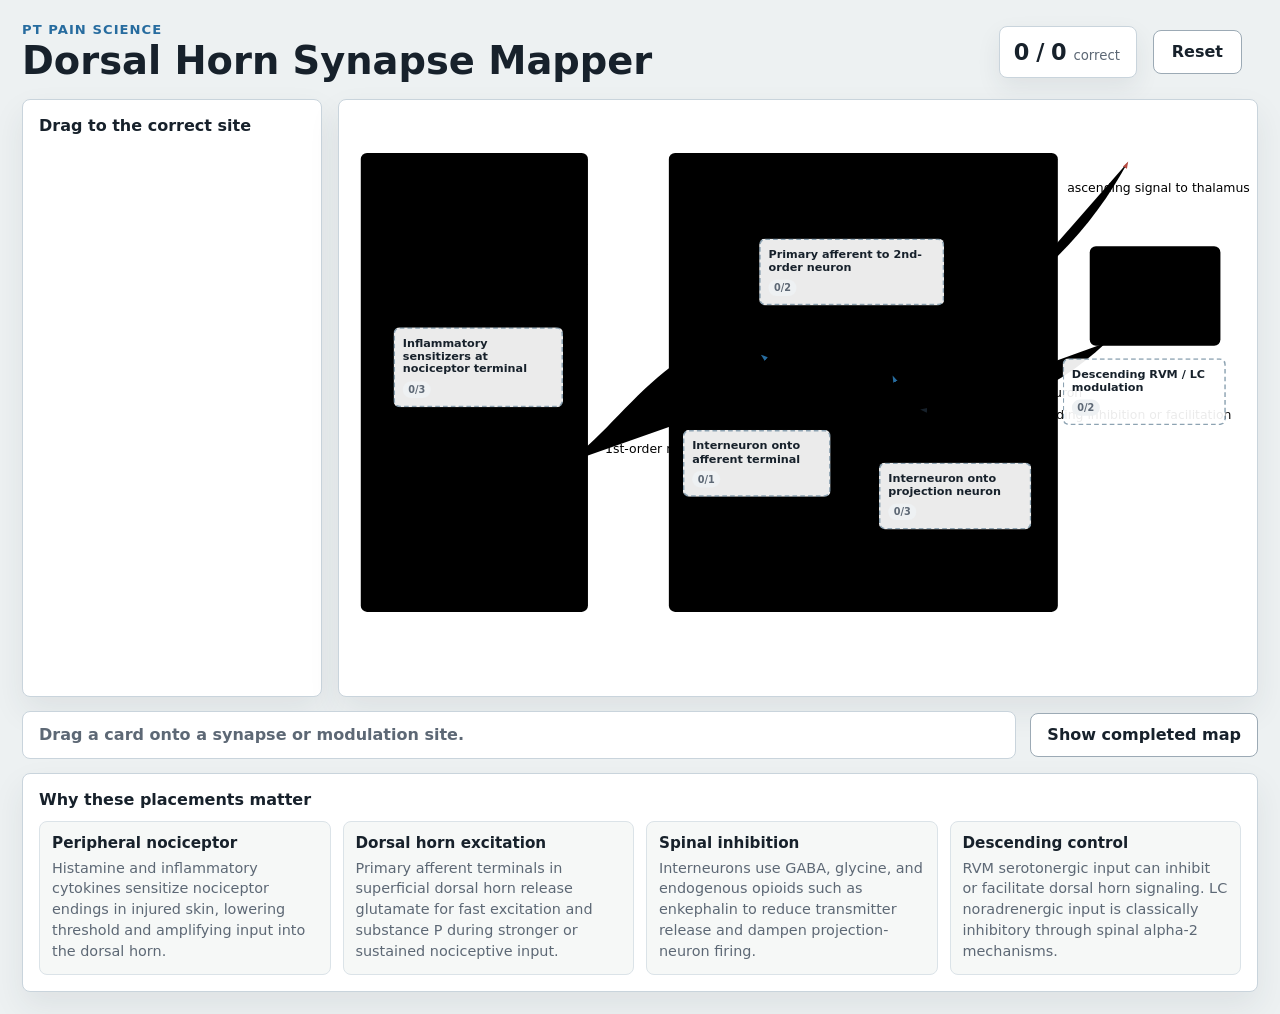
<file: index2.html>
<!doctype html>
<html lang="en">
  <head>
    <meta charset="UTF-8" />
    <meta name="viewport" content="width=device-width, initial-scale=1.0" />
    <title>Dorsal Horn Pain Modulation Drag Game</title>
    <link rel="stylesheet" href="styles.css" />
  </head>
  <body>
    <main class="app-shell">
      <section class="topbar" aria-label="Game controls">
        <div>
          <p class="kicker">PT pain science</p>
          <h1>Dorsal Horn Synapse Mapper</h1>
        </div>
        <div class="score-card" aria-live="polite">
          <span id="score">0</span>
          <span>/</span>
          <span id="total">0</span>
          <small>correct</small>
        </div>
        <button id="resetBtn" class="reset-btn" type="button">Reset</button>
      </section>

      <section class="workspace" aria-label="Drag neurotransmitters into spinal pain pathway targets">
        <aside class="tray" aria-label="Draggable neurotransmitters and mediators">
          <h2>Drag to the correct site</h2>
          <div id="tokenTray" class="token-tray"></div>
        </aside>

        <section class="diagram-panel" aria-label="Clean anatomical diagram of nociceptive input and dorsal horn modulation">
          <svg class="diagram" viewBox="0 0 1180 760" role="img" aria-labelledby="diagramTitle diagramDesc">
            <title id="diagramTitle">Nociceptor, dorsal horn, projection neuron, interneuron, and descending modulation</title>
            <desc id="diagramDesc">
              Skin nociceptor enters the spinal dorsal horn as a first-order neuron, synapses onto a second-order projection neuron, and is modulated by inhibitory interneurons plus descending RVM and LC input.
            </desc>

            <defs>
              <marker id="arrow" markerWidth="10" markerHeight="10" refX="8" refY="3" orient="auto">
                <path d="M0,0 L0,6 L9,3 z" fill="currentColor"></path>
              </marker>
              <marker id="arrowRed" markerWidth="10" markerHeight="10" refX="8" refY="3" orient="auto">
                <path d="M0,0 L0,6 L9,3 z" fill="#b64a40"></path>
              </marker>
              <marker id="arrowBlue" markerWidth="10" markerHeight="10" refX="8" refY="3" orient="auto">
                <path d="M0,0 L0,6 L9,3 z" fill="#276c9f"></path>
              </marker>
            </defs>

            <rect x="28" y="68" width="292" height="590" rx="8" class="skin-region"></rect>
            <text x="58" y="110" class="region-label">Skin / Peripheral Nociceptor</text>
            <path d="M28 210 C86 188, 132 234, 194 206 S286 186, 320 212" class="skin-surface"></path>
            <path d="M62 490 C112 404, 156 382, 212 332 C252 296, 255 254, 226 222" class="axon peripheral"></path>
            <circle cx="226" cy="222" r="12" class="receptor"></circle>
            <path d="M213 230 l-31 18 M217 235 l-22 30 M233 230 l28 18 M236 236 l18 32" class="free-ending"></path>
            <text x="72" y="536" class="small-label">Free nerve ending</text>

            <rect x="424" y="68" width="500" height="590" rx="8" class="cord-region"></rect>
            <text x="456" y="110" class="region-label">Spinal Cord: Dorsal Horn</text>
            <path d="M466 642 C520 492, 516 280, 470 118" class="lamina-line"></path>
            <text x="494" y="166" class="small-label">Lamina I</text>
            <text x="494" y="252" class="small-label">Lamina II</text>
            <text x="494" y="342" class="small-label">Lamina V / WDR</text>

            <path d="M226 490 C330 490, 384 324, 512 305 C584 295, 632 308, 680 330" class="axon primary"></path>
            <circle cx="512" cy="305" r="10" class="node-dot primary-dot"></circle>
            <text x="342" y="454" class="neuron-label">1st-order nociceptive afferent</text>
            <text x="554" y="284" class="small-label">central terminal</text>

            <path d="M700 332 C760 312, 827 314, 858 258 C886 208, 860 158, 812 144" class="axon projection"></path>
            <circle cx="708" cy="330" r="28" class="soma projection-soma"></circle>
            <text x="730" y="382" class="neuron-label">2nd-order projection neuron</text>
            <path d="M858 258 C936 198, 980 142, 1014 80" class="arrow-line ascend" marker-end="url(#arrowRed)"></path>
            <text x="936" y="118" class="path-label">ascending signal to thalamus</text>

            <circle cx="642" cy="505" r="26" class="soma interneuron-soma"></circle>
            <path d="M642 482 C635 428, 610 382, 543 328" class="axon inhibitory" marker-end="url(#arrowBlue)"></path>
            <path d="M666 490 C714 448, 730 395, 712 355" class="axon inhibitory" marker-end="url(#arrowBlue)"></path>
            <text x="565" y="558" class="neuron-label">inhibitory interneuron</text>

            <rect x="965" y="188" width="168" height="128" rx="8" class="brain-box"></rect>
            <text x="1002" y="230" class="region-label compact">Brainstem</text>
            <text x="1004" y="263" class="small-label">RVM</text>
            <text x="1004" y="292" class="small-label">LC</text>
            <path d="M986 312 C918 375, 842 410, 748 398" class="arrow-line descend" marker-end="url(#arrow)"></path>
            <text x="865" y="410" class="path-label">descending inhibition or facilitation</text>

            <g class="drop-layer">
              <foreignObject x="70" y="292" width="218" height="112">
                <div class="drop-zone" data-zone="skin" xmlns="http://www.w3.org/1999/xhtml">
                  <strong>Inflammatory sensitizers at nociceptor terminal</strong>
                  <span class="slot-count">0/3</span>
                </div>
              </foreignObject>
              <foreignObject x="540" y="178" width="238" height="116">
                <div class="drop-zone" data-zone="primarySynapse" xmlns="http://www.w3.org/1999/xhtml">
                  <strong>Primary afferent to 2nd-order neuron</strong>
                  <span class="slot-count">0/2</span>
                </div>
              </foreignObject>
              <foreignObject x="442" y="424" width="190" height="112">
                <div class="drop-zone" data-zone="presynapticInhibition" xmlns="http://www.w3.org/1999/xhtml">
                  <strong>Interneuron onto afferent terminal</strong>
                  <span class="slot-count">0/1</span>
                </div>
              </foreignObject>
              <foreignObject x="694" y="466" width="196" height="128">
                <div class="drop-zone" data-zone="postsynapticInhibition" xmlns="http://www.w3.org/1999/xhtml">
                  <strong>Interneuron onto projection neuron</strong>
                  <span class="slot-count">0/3</span>
                </div>
              </foreignObject>
              <foreignObject x="930" y="332" width="210" height="150">
                <div class="drop-zone" data-zone="descending" xmlns="http://www.w3.org/1999/xhtml">
                  <strong>Descending RVM / LC modulation</strong>
                  <span class="slot-count">0/2</span>
                </div>
              </foreignObject>
            </g>
          </svg>
        </section>
      </section>

      <section class="feedback-row" aria-live="polite">
        <div id="feedback" class="feedback">Drag a card onto a synapse or modulation site.</div>
        <button id="reviewBtn" class="review-btn" type="button">Show completed map</button>
      </section>

      <section id="explainPanel" class="explain-panel" aria-label="Learning notes">
        <h2>Why these placements matter</h2>
        <div class="note-grid">
          <article>
            <h3>Peripheral nociceptor</h3>
            <p>Histamine and inflammatory cytokines sensitize nociceptor endings in injured skin, lowering threshold and amplifying input into the dorsal horn.</p>
          </article>
          <article>
            <h3>Dorsal horn excitation</h3>
            <p>Primary afferent terminals in superficial dorsal horn release glutamate for fast excitation and substance P during stronger or sustained nociceptive input.</p>
          </article>
          <article>
            <h3>Spinal inhibition</h3>
            <p>Interneurons use GABA, glycine, and endogenous opioids such as enkephalin to reduce transmitter release and dampen projection-neuron firing.</p>
          </article>
          <article>
            <h3>Descending control</h3>
            <p>RVM serotonergic input can inhibit or facilitate dorsal horn signaling. LC noradrenergic input is classically inhibitory through spinal alpha-2 mechanisms.</p>
          </article>
        </div>
      </section>
    </main>

    <script src="script.js"></script>
  </body>
</html>
</file>
<file: styles.css>
:root {
  color-scheme: light;
  --ink: #17212b;
  --muted: #5d6875;
  --surface: #f6f8f7;
  --panel: #ffffff;
  --line: #c9d4dc;
  --blue: #276c9f;
  --blue-soft: #d9edf8;
  --red: #b64a40;
  --red-soft: #f7d9d4;
  --green: #2f7752;
  --green-soft: #dff0e8;
  --gold: #936a16;
  --gold-soft: #f5e8c6;
  --violet: #5a4f91;
  --violet-soft: #e5e1f4;
  font-family: Inter, ui-sans-serif, system-ui, -apple-system, BlinkMacSystemFont, "Segoe UI", sans-serif;
}

* {
  box-sizing: border-box;
}

body {
  margin: 0;
  background: #edf1f2;
  color: var(--ink);
}

button {
  font: inherit;
}

.app-shell {
  min-height: 100vh;
  padding: 22px;
}

.topbar,
.feedback-row,
.workspace,
.explain-panel {
  max-width: 1420px;
  margin: 0 auto;
}

.topbar {
  display: grid;
  grid-template-columns: 1fr auto auto auto;
  align-items: center;
  gap: 16px;
  padding-bottom: 18px;
}

.kicker {
  margin: 0 0 4px;
  color: var(--blue);
  font-size: 0.82rem;
  font-weight: 750;
  letter-spacing: 0.08em;
  text-transform: uppercase;
}

h1,
h2,
h3,
p {
  margin-top: 0;
}

h1 {
  margin-bottom: 0;
  font-size: clamp(1.7rem, 3vw, 2.7rem);
  line-height: 1.05;
}

.score-card {
  display: grid;
  grid-auto-flow: column;
  align-items: baseline;
  gap: 5px;
  min-width: 138px;
  padding: 12px 14px;
  border: 1px solid var(--line);
  border-radius: 8px;
  background: var(--panel);
  box-shadow: 0 10px 24px rgba(40, 55, 70, 0.08);
}

.score-card span {
  font-size: 1.4rem;
  font-weight: 800;
}

.score-card small {
  color: var(--muted);
}

.reset-btn,
.review-btn,
.edit-btn,
.editor-actions button {
  min-height: 44px;
  border: 1px solid #9caab5;
  border-radius: 8px;
  background: #fff;
  color: var(--ink);
  font-weight: 750;
  cursor: pointer;
}

.reset-btn {
  padding: 0 18px;
}

.review-btn {
  padding: 0 16px;
}

.reset-btn:hover,
.review-btn:hover,
.edit-btn:hover,
.editor-actions button:hover {
  background: #eef5f8;
}

.edit-btn[aria-pressed="true"] {
  border-color: var(--blue);
  background: var(--blue-soft);
  color: #164b72;
}

.workspace {
  display: grid;
  grid-template-columns: minmax(240px, 300px) 1fr;
  gap: 16px;
  align-items: stretch;
}

.tray,
.diagram-panel,
.explain-panel {
  border: 1px solid var(--line);
  border-radius: 8px;
  background: var(--panel);
  box-shadow: 0 14px 32px rgba(40, 55, 70, 0.08);
}

.tray {
  padding: 16px;
}

.tray h2,
.explain-panel h2 {
  margin-bottom: 12px;
  font-size: 1rem;
}

.token-tray {
  display: grid;
  gap: 10px;
}

.token {
  min-height: 46px;
  padding: 10px 12px;
  border: 1px solid #aebbc4;
  border-left: 7px solid var(--blue);
  border-radius: 8px;
  background: #fff;
  color: var(--ink);
  cursor: grab;
  font-weight: 750;
  text-align: left;
  box-shadow: 0 6px 14px rgba(40, 55, 70, 0.08);
  transition: transform 0.16s ease, box-shadow 0.16s ease, opacity 0.16s ease;
}

.token:active {
  cursor: grabbing;
}

.token:hover,
.token:focus-visible {
  transform: translateY(-1px);
  box-shadow: 0 10px 20px rgba(40, 55, 70, 0.12);
  outline: 3px solid rgba(39, 108, 159, 0.18);
}

.token[data-kind="peripheral"] {
  border-left-color: var(--gold);
}

.token[data-kind="excitatory"] {
  border-left-color: var(--red);
}

.token[data-kind="inhibitory"] {
  border-left-color: var(--blue);
}

.token[data-kind="descending"] {
  border-left-color: var(--violet);
}

.token.placed {
  opacity: 0.45;
  cursor: default;
}

.diagram-panel {
  min-width: 0;
  overflow: auto;
}

.diagram-map {
  position: relative;
  width: min(100%, 1260px);
  min-width: 880px;
  margin: 0 auto;
  aspect-ratio: 1600 / 1040;
  background: #fff;
}

.gate-image,
.path-overlay {
  position: absolute;
  inset: 0;
  width: 100%;
  height: 100%;
}

.gate-image {
  object-fit: contain;
}

.path-overlay {
  pointer-events: none;
}

.overlay-arrow {
  fill: none;
  stroke-linecap: round;
  stroke-linejoin: round;
  stroke-width: 14;
  filter: drop-shadow(0 4px 4px rgba(0, 0, 0, 0.22));
}

.als-arrow {
  stroke: #c8244f;
}

#alsArrow path {
  fill: #c8244f;
}

.desc-arrow {
  stroke: #226caa;
  stroke-dasharray: 22 16;
}

#descArrow path {
  fill: #226caa;
}

.overlay-label {
  position: absolute;
  z-index: 2;
  display: grid;
  gap: 2px;
  max-width: 260px;
  padding: 8px 10px;
  border: 1px solid rgba(23, 33, 43, 0.22);
  border-radius: 8px;
  background: rgba(255, 255, 255, 0.86);
  box-shadow: 0 8px 18px rgba(40, 55, 70, 0.16);
  font-size: 0.82rem;
  line-height: 1.2;
}

.overlay-label strong {
  font-size: 0.94rem;
}

.als-label {
  right: 3.5%;
  bottom: 18%;
  border-color: rgba(200, 36, 79, 0.42);
}

.descending-label {
  right: 5%;
  top: 14%;
  border-color: rgba(34, 108, 170, 0.42);
}

.drop-zone {
  position: absolute;
  z-index: 3;
  width: 100%;
  display: grid;
  grid-template-rows: auto 1fr;
  align-content: start;
  gap: 8px;
  padding: 10px;
  border: 2px dashed #8da3b2;
  border-radius: 8px;
  background: rgba(255, 255, 255, 0.92);
  color: var(--ink);
  font-size: 0.9rem;
  touch-action: none;
}

.diagram-map.editing .drop-zone {
  border-color: var(--blue);
  border-style: solid;
  box-shadow: 0 0 0 3px rgba(39, 108, 159, 0.16), 0 10px 24px rgba(40, 55, 70, 0.18);
  cursor: move;
}

.diagram-map.editing .drop-zone::before {
  content: attr(data-zone);
  position: absolute;
  left: 8px;
  top: -24px;
  padding: 3px 7px;
  border-radius: 999px;
  background: #17212b;
  color: #fff;
  font-size: 0.72rem;
  font-weight: 800;
}

.resize-handle {
  position: absolute;
  right: -7px;
  bottom: -7px;
  display: none;
  width: 18px;
  height: 18px;
  border: 2px solid #fff;
  border-radius: 6px;
  background: var(--blue);
  box-shadow: 0 3px 8px rgba(23, 33, 43, 0.25);
  cursor: nwse-resize;
}

.diagram-map.editing .resize-handle {
  display: block;
}

.skin-zone {
  left: 1.8%;
  top: 39%;
  width: 19%;
  min-height: 92px;
}

.primary-zone {
  left: 50%;
  top: 67%;
  width: 19%;
  min-height: 96px;
}

.presynaptic-zone {
  left: 44%;
  top: 54%;
  width: 18%;
  min-height: 92px;
}

.postsynaptic-zone {
  left: 66%;
  top: 70%;
  width: 20%;
  min-height: 104px;
}

.descending-zone {
  left: 72%;
  top: 44%;
  width: 22%;
  min-height: 104px;
}

.drop-zone strong {
  line-height: 1.15;
}

.drop-zone.over {
  border-color: var(--green);
  background: var(--green-soft);
}

.drop-zone.correct {
  border-style: solid;
  border-color: var(--green);
}

.drop-zone.incorrect {
  border-color: var(--red);
  background: var(--red-soft);
}

.slot-count {
  align-self: end;
  justify-self: start;
  padding: 3px 7px;
  border-radius: 999px;
  background: #eef1f3;
  color: var(--muted);
  font-size: 0.78rem;
  font-weight: 800;
}

.placed-chip {
  display: inline-flex;
  align-items: center;
  width: fit-content;
  max-width: 100%;
  margin: 2px 4px 0 0;
  padding: 5px 8px;
  border-radius: 999px;
  background: var(--green-soft);
  color: #1f5f43;
  font-size: 0.78rem;
  font-weight: 800;
}

.feedback-row {
  display: grid;
  grid-template-columns: 1fr auto;
  gap: 14px;
  align-items: center;
  margin-top: 14px;
}

.layout-editor {
  max-width: 1420px;
  margin: 14px auto 0;
  padding: 16px;
  border: 1px solid var(--line);
  border-radius: 8px;
  background: #fff;
  box-shadow: 0 14px 32px rgba(40, 55, 70, 0.08);
}

.layout-editor h2 {
  margin-bottom: 6px;
  font-size: 1rem;
}

.layout-editor p {
  margin-bottom: 12px;
  color: var(--muted);
  line-height: 1.45;
}

.editor-actions {
  display: flex;
  flex-wrap: wrap;
  gap: 10px;
  margin-bottom: 12px;
}

.editor-actions button {
  padding: 0 14px;
}

.layout-json-label {
  display: block;
  margin-bottom: 6px;
  color: var(--muted);
  font-size: 0.86rem;
  font-weight: 800;
}

.layout-json {
  width: 100%;
  min-height: 92px;
  padding: 10px;
  border: 1px solid #aebbc4;
  border-radius: 8px;
  color: var(--ink);
  font: 0.86rem/1.4 ui-monospace, "Cascadia Mono", Consolas, monospace;
  resize: vertical;
}

.answer-editor {
  margin-top: 18px;
  padding-top: 16px;
  border-top: 1px solid #dbe3e8;
}

.answer-key-editor {
  display: grid;
  gap: 10px;
}

.answer-row {
  display: grid;
  grid-template-columns: minmax(140px, 1.1fr) minmax(130px, 0.85fr) minmax(190px, 1.1fr) minmax(220px, 1.6fr) auto;
  gap: 8px;
  align-items: end;
  padding: 10px;
  border: 1px solid #dbe3e8;
  border-radius: 8px;
  background: var(--surface);
}

.answer-row label {
  display: grid;
  gap: 5px;
  color: var(--muted);
  font-size: 0.76rem;
  font-weight: 800;
}

.answer-row input,
.answer-row select {
  min-height: 38px;
  width: 100%;
  padding: 7px 9px;
  border: 1px solid #aebbc4;
  border-radius: 8px;
  background: #fff;
  color: var(--ink);
  font: inherit;
  font-size: 0.9rem;
}

.delete-item-btn {
  min-height: 38px;
  padding: 0 12px;
  border: 1px solid #d5968d;
  border-radius: 8px;
  background: #fff;
  color: #8d382f;
  font-weight: 800;
  cursor: pointer;
}

.delete-item-btn:hover {
  background: var(--red-soft);
}

.feedback {
  min-height: 48px;
  padding: 13px 16px;
  border: 1px solid var(--line);
  border-radius: 8px;
  background: #fff;
  color: var(--muted);
  font-weight: 650;
}

.feedback.good {
  border-color: #8cc3a6;
  background: var(--green-soft);
  color: #205d40;
}

.feedback.bad {
  border-color: #d5968d;
  background: var(--red-soft);
  color: #8d382f;
}

.explain-panel {
  margin-top: 14px;
  padding: 16px;
}

.note-grid {
  display: grid;
  grid-template-columns: repeat(4, 1fr);
  gap: 12px;
}

.note-grid article {
  padding: 12px;
  border: 1px solid #dbe3e8;
  border-radius: 8px;
  background: var(--surface);
}

.note-grid h3 {
  margin-bottom: 6px;
  font-size: 0.95rem;
}

.note-grid p {
  margin-bottom: 0;
  color: var(--muted);
  font-size: 0.9rem;
  line-height: 1.45;
}

@media (max-width: 940px) {
  .app-shell {
    padding: 14px;
  }

  .topbar,
  .workspace,
  .feedback-row,
  .note-grid,
  .answer-row {
    grid-template-columns: 1fr;
  }

  .score-card {
    width: fit-content;
  }

  .tray {
    order: 2;
  }
}
</file>
